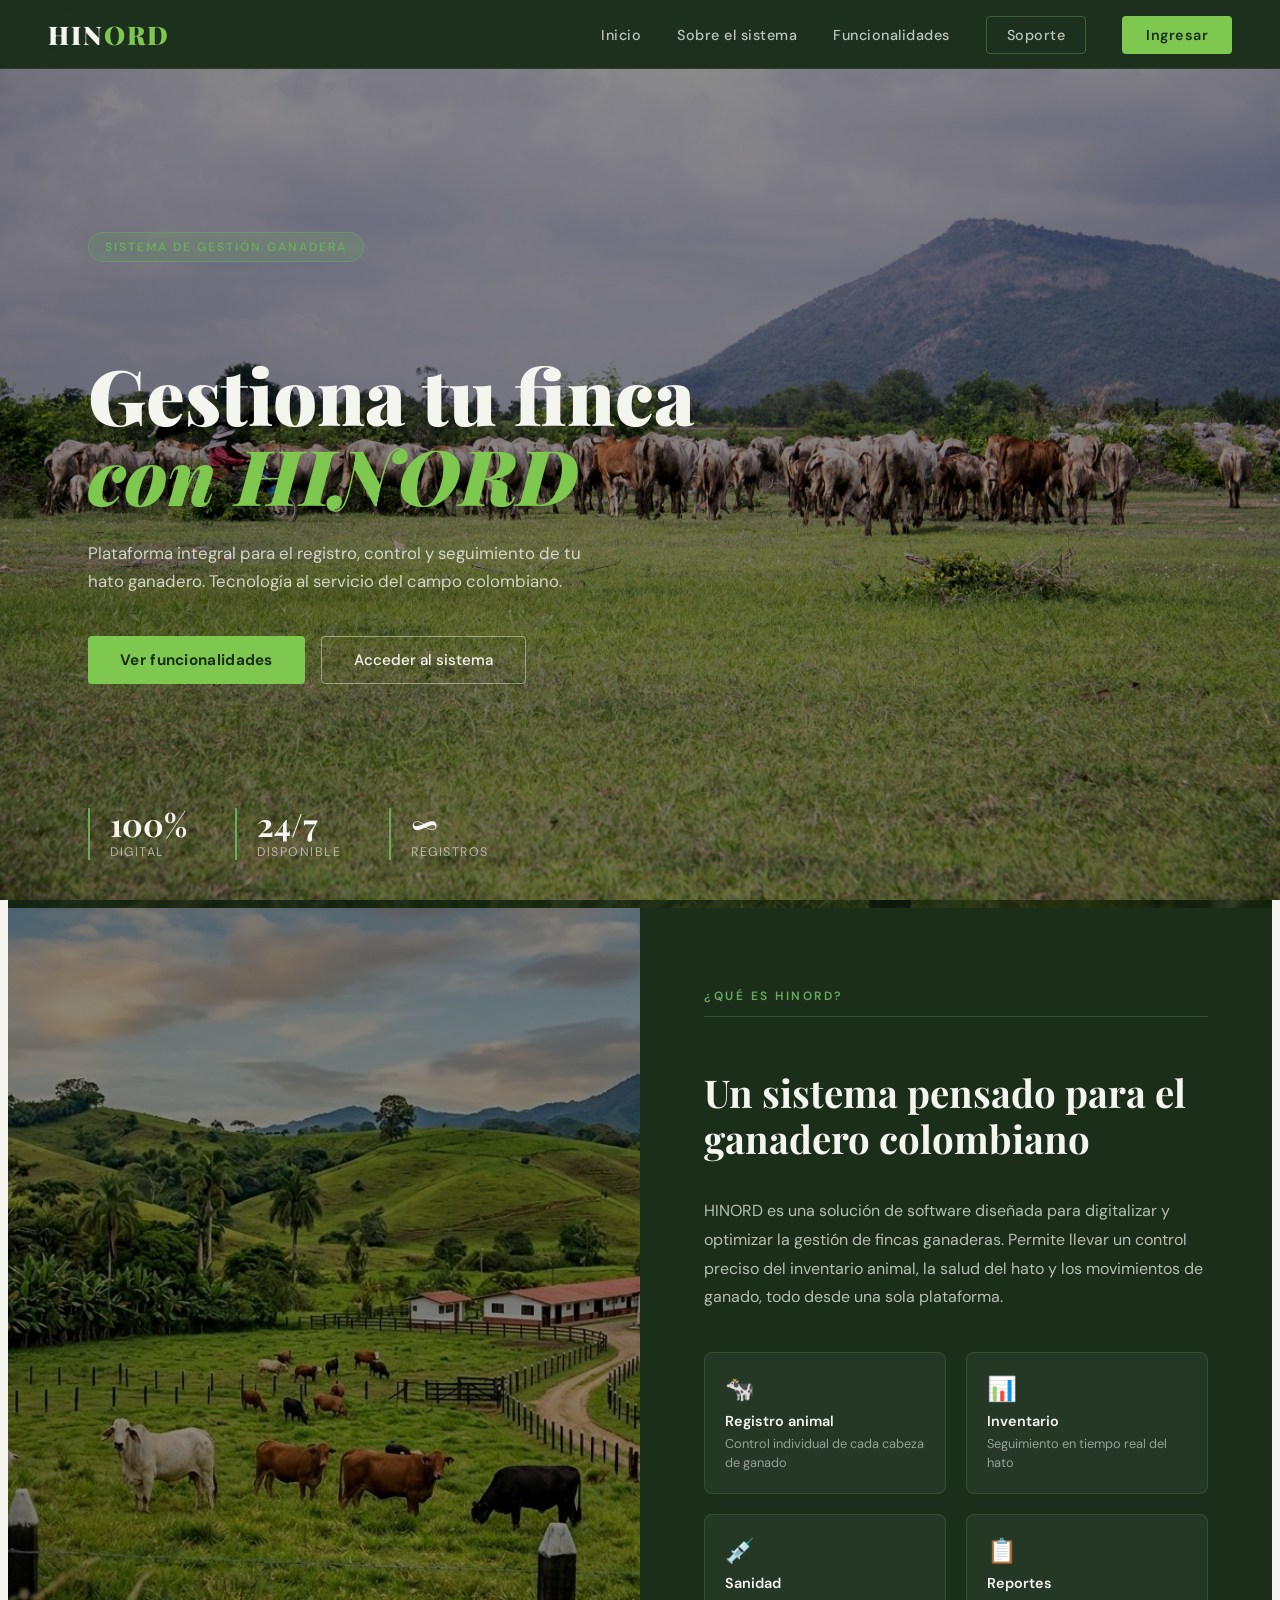
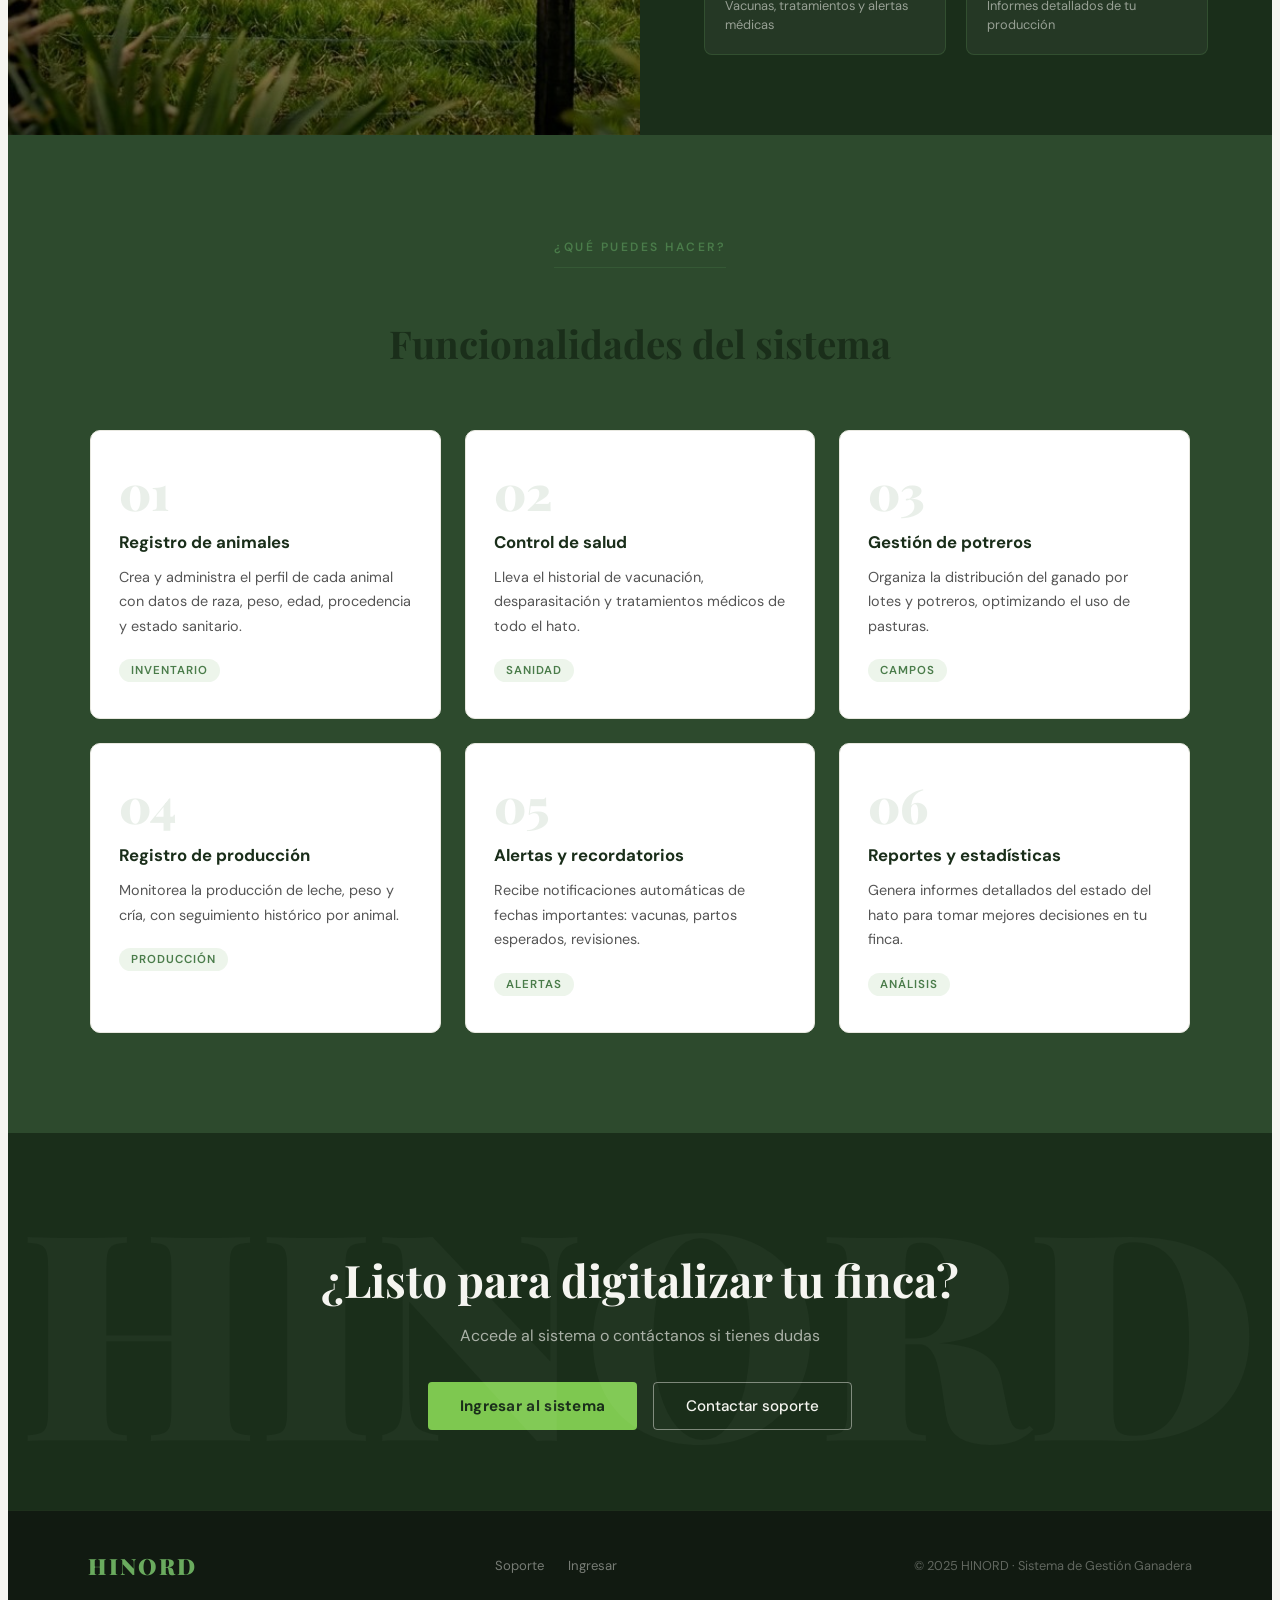
<file: index.html>
<!DOCTYPE html>
<html lang="es">
<head>
  <meta charset="UTF-8">
  <meta name="viewport" content="width=device-width, initial-scale=1.0">
  <title>HINORD - Sistema de Gestión Ganadera</title>
  <link href="https://fonts.googleapis.com/css2?family=Playfair+Display:ital,wght@0,700;0,900;1,700&family=DM+Sans:wght@300;400;500;600&display=swap" rel="stylesheet">
  <link rel="stylesheet" href="css/indexcss.css">
  
</head>
<body>

  <!-- NAVBAR -->
  <nav>
    <a class="nav-logo" href="#inicio">HIN<span>ORD</span></a>
    <ul class="nav-links">
      <li><a href="#inicio">Inicio</a></li>
      <li><a href="#sobre">Sobre el sistema</a></li>
      <li><a href="#funcionalidades">Funcionalidades</a></li>
      <li><a href="soporte.html" class="nav-soporte">Soporte</a></li>
      <li><a href="login.php" class="nav-btn">Ingresar</a></li>
    </ul>
  </nav>

  <!-- HERO -->
  <section id="inicio">
    <img class="hero-img" src="img/finca.png" alt="Finca ganadera HINORD">
    <div class="hero-overlay"></div>
    <div class="hero-content">
      <div class="hero-badge">Sistema de Gestión Ganadera</div>
      <h1 class="hero-title">
        Gestiona tu finca<br>
        <span class="accent">con HINORD</span>
      </h1>
      <p class="hero-subtitle">
        Plataforma integral para el registro, control y seguimiento de tu hato ganadero.
        Tecnología al servicio del campo colombiano.
      </p>
      <div class="hero-btns">
        <a href="#funcionalidades" class="btn-primary">Ver funcionalidades</a>
        <a href="login.php" class="btn-outline">Acceder al sistema</a>
      </div>
    </div>
    <div class="hero-stats">
      <div class="stat-item">
        <div class="stat-num">100%</div>
        <div class="stat-label">Digital</div>
      </div>
      <div class="stat-item">
        <div class="stat-num">24/7</div>
        <div class="stat-label">Disponible</div>
      </div>
      <div class="stat-item">
        <div class="stat-num">∞</div>
        <div class="stat-label">Registros</div>
      </div>
    </div>
  </section>

  <!-- SOBRE -->
  <section id="sobre">
    <div class="sobre-img-wrap">
      <img src="img/finca.png" alt="Finca HINORD">
    </div>
    <div class="sobre-texto reveal">
      <span class="section-tag">¿Qué es HINORD?</span>
      <h2 class="section-title">Un sistema pensado para el ganadero colombiano</h2>
      <p class="section-desc">
        HINORD es una solución de software diseñada para digitalizar y optimizar la gestión
        de fincas ganaderas. Permite llevar un control preciso del inventario animal,
        la salud del hato y los movimientos de ganado, todo desde una sola plataforma.
      </p>
      <div class="pilares">
        <div class="pilar">
          <div class="pilar-icon">🐄</div>
          <div class="pilar-name">Registro animal</div>
          <div class="pilar-desc">Control individual de cada cabeza de ganado</div>
        </div>
        <div class="pilar">
          <div class="pilar-icon">📊</div>
          <div class="pilar-name">Inventario</div>
          <div class="pilar-desc">Seguimiento en tiempo real del hato</div>
        </div>
        <div class="pilar">
          <div class="pilar-icon">💉</div>
          <div class="pilar-name">Sanidad</div>
          <div class="pilar-desc">Vacunas, tratamientos y alertas médicas</div>
        </div>
        <div class="pilar">
          <div class="pilar-icon">📋</div>
          <div class="pilar-name">Reportes</div>
          <div class="pilar-desc">Informes detallados de tu producción</div>
        </div>
      </div>
    </div>
  </section>

  <!-- FUNCIONALIDADES -->
  <section id="funcionalidades">
    <img class="hero-img" src="img/fondo.jpg" alt="Finca ganadera HINORD">
    <div class="func-header reveal">
      <span class="section-tag">¿Qué puedes hacer?</span>
      <h2 class="section-title">Funcionalidades del sistema</h2>
    </div>
    <div class="func-grid">
      <div class="func-card reveal">
        <div class="func-num">01</div>
        <div class="func-title">Registro de animales</div>
        <div class="func-desc">Crea y administra el perfil de cada animal con datos de raza, peso, edad, procedencia y estado sanitario.</div>
        <span class="func-tag">Inventario</span>
      </div>
      <div class="func-card reveal" style="transition-delay:0.1s">
        <div class="func-num">02</div>
        <div class="func-title">Control de salud</div>
        <div class="func-desc">Lleva el historial de vacunación, desparasitación y tratamientos médicos de todo el hato.</div>
        <span class="func-tag">Sanidad</span>
      </div>
      <div class="func-card reveal" style="transition-delay:0.2s">
        <div class="func-num">03</div>
        <div class="func-title">Gestión de potreros</div>
        <div class="func-desc">Organiza la distribución del ganado por lotes y potreros, optimizando el uso de pasturas.</div>
        <span class="func-tag">Campos</span>
      </div>
      <div class="func-card reveal" style="transition-delay:0.1s">
        <div class="func-num">04</div>
        <div class="func-title">Registro de producción</div>
        <div class="func-desc">Monitorea la producción de leche, peso y cría, con seguimiento histórico por animal.</div>
        <span class="func-tag">Producción</span>
      </div>
      <div class="func-card reveal" style="transition-delay:0.2s">
        <div class="func-num">05</div>
        <div class="func-title">Alertas y recordatorios</div>
        <div class="func-desc">Recibe notificaciones automáticas de fechas importantes: vacunas, partos esperados, revisiones.</div>
        <span class="func-tag">Alertas</span>
      </div>
      <div class="func-card reveal" style="transition-delay:0.3s">
        <div class="func-num">06</div>
        <div class="func-title">Reportes y estadísticas</div>
        <div class="func-desc">Genera informes detallados del estado del hato para tomar mejores decisiones en tu finca.</div>
        <span class="func-tag">Análisis</span>
      </div>
    </div>
  </section>

  <!-- CTA -->
  <div class="cta-banner reveal">
    <h2>¿Listo para digitalizar tu finca?</h2>
    <p>Accede al sistema o contáctanos si tienes dudas</p>
    <div class="cta-btns">
      <a href="login.php" class="btn-primary">Ingresar al sistema</a>
      <a href="soporte.html" class="btn-outline">Contactar soporte</a>
    </div>
  </div>

  <!-- FOOTER -->
  <footer>
    <div class="footer-brand">HINORD</div>
    <div class="footer-links">
      <a href="soporte.html">Soporte</a>
      <a href="login.php">Ingresar</a>
    </div>
    <div class="footer-copy">© 2025 HINORD · Sistema de Gestión Ganadera</div>
  </footer>

  <script>
    // Scroll reveal
    const reveals = document.querySelectorAll('.reveal');
    const observer = new IntersectionObserver((entries) => {
      entries.forEach(e => { if (e.isIntersecting) e.target.classList.add('visible'); });
    }, { threshold: 0.12 });
    reveals.forEach(el => observer.observe(el));
  </script>
</body>
</html>
</file>
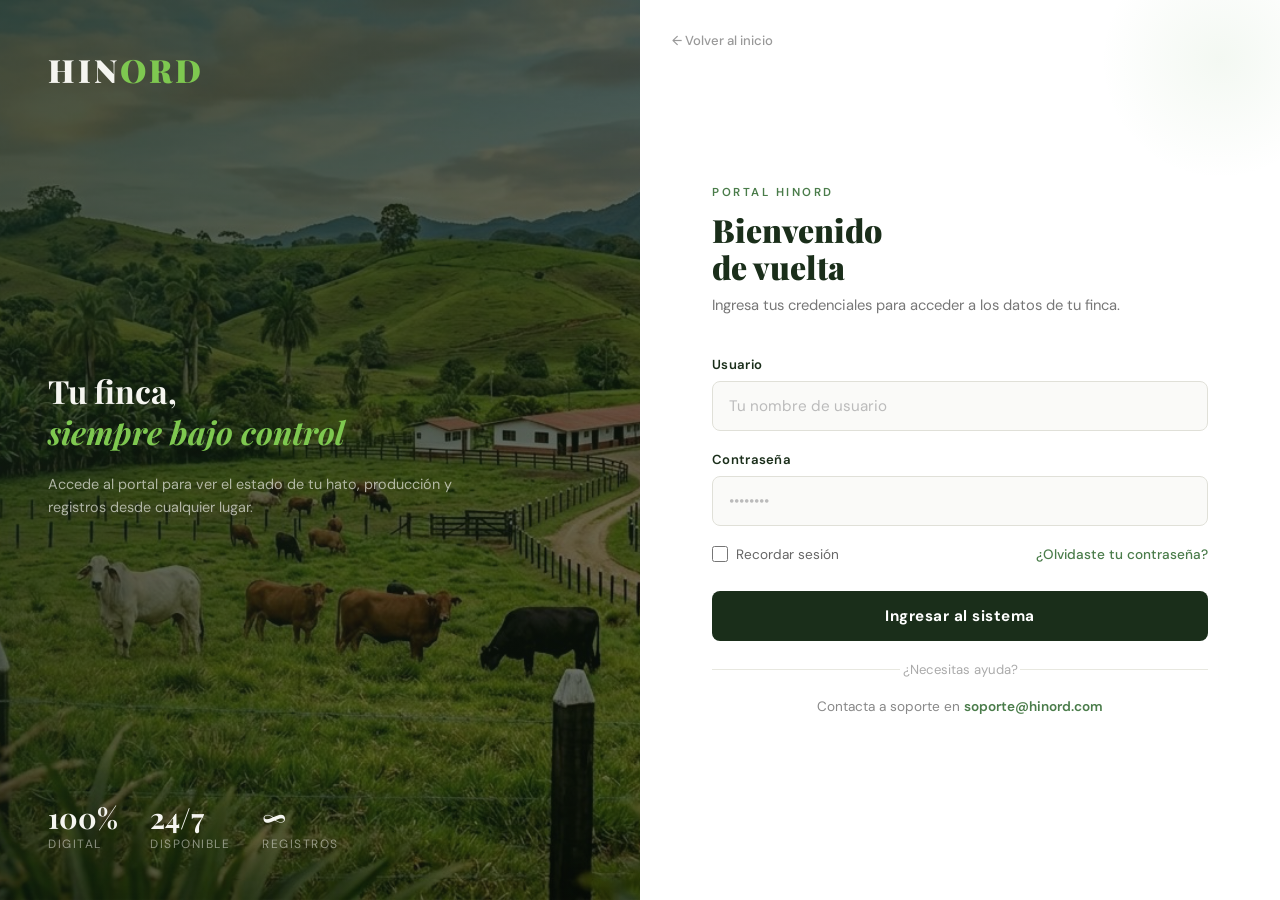
<file: login.html>
<!DOCTYPE html>
<html lang="es">
<head>
  <meta charset="UTF-8">
  <meta name="viewport" content="width=device-width, initial-scale=1.0">
  <title>Ingresar - HINORD</title>
  <link href="https://fonts.googleapis.com/css2?family=Playfair+Display:ital,wght@0,700;0,900;1,700&family=DM+Sans:wght@300;400;500;600&display=swap" rel="stylesheet">
  <link rel="stylesheet" href="css/logincss.css">
</head>
<body>

  <!-- LADO IZQUIERDO -->
  <div class="login-left">
    <img src="img/finca.png" alt="Finca HINORD">
    <div class="login-left-overlay">
      <a class="login-brand" href="index.html">HIN<span>ORD</span></a>
      <div class="login-quote">
        <blockquote>
          Tu finca,<br>
          <span>siempre bajo control</span>
        </blockquote>
        <p>Accede al portal para ver el estado de tu hato, producción y registros desde cualquier lugar.</p>
      </div>
      <div class="login-stats">
        <div class="ls-item">
          <div class="ls-num">100%</div>
          <div class="ls-label">Digital</div>
        </div>
        <div class="ls-item">
          <div class="ls-num">24/7</div>
          <div class="ls-label">Disponible</div>
        </div>
        <div class="ls-item">
          <div class="ls-num">∞</div>
          <div class="ls-label">Registros</div>
        </div>
      </div>
    </div>
  </div>

  <!-- LADO DERECHO -->
  <div class="login-right">
    <a href="index.html" class="back-link">← Volver al inicio</a>

    <div class="form-tag">Portal HINORD</div>
    <h1 class="form-title">Bienvenido<br>de vuelta</h1>
    <p class="form-subtitle">Ingresa tus credenciales para acceder a los datos de tu finca.</p>

    <div class="form-group" id="grupo-usuario">
      <label for="usuario">Usuario</label>
      <input type="text" id="usuario" placeholder="Tu nombre de usuario" autocomplete="username">
      <div class="form-error-msg">Por favor ingresa tu usuario</div>
    </div>

    <div class="form-group" id="grupo-password">
      <label for="password">Contraseña</label>
      <input type="password" id="password" placeholder="••••••••" autocomplete="current-password">
      <div class="form-error-msg">Por favor ingresa tu contraseña</div>
    </div>

    <div class="form-options">
      <label class="form-check">
        <input type="checkbox" id="recordar">
        Recordar sesión
      </label>
      <a href="soporte.html" class="form-forgot">¿Olvidaste tu contraseña?</a>
    </div>

    <button class="btn-login" id="btn-ingresar" onclick="handleLogin()">
      Ingresar al sistema
    </button>

    <div class="form-divider">¿Necesitas ayuda?</div>

    <div class="form-footer">
      Contacta a soporte en <a href="soporte.html">soporte@hinord.com</a>
    </div>
  </div>

  <script>
    function handleLogin() {
      const usuario = document.getElementById('usuario').value.trim();
      const password = document.getElementById('password').value.trim();
      const grupoU = document.getElementById('grupo-usuario');
      const grupoP = document.getElementById('grupo-password');
      const btn = document.getElementById('btn-ingresar');

      // Limpiar errores
      grupoU.classList.remove('error');
      grupoP.classList.remove('error');

      let valid = true;
      if (!usuario) { grupoU.classList.add('error'); valid = false; }
      if (!password) { grupoP.classList.add('error'); valid = false; }
      if (!valid) return;

      // Simular loading
      btn.classList.add('loading');
      btn.textContent = 'Ingresando';

      // Aquí conectas tu lógica de autenticación real
      setTimeout(() => {
        btn.classList.remove('loading');
        btn.textContent = 'Ingresar al sistema';
        // Por ahora muestra mensaje — reemplaza esto con tu lógica real
        alert('Aquí conectas con tu base de datos en la nube.');
      }, 1500);
    }

    // Enter para enviar
    document.addEventListener('keydown', e => {
      if (e.key === 'Enter') handleLogin();
    });
  </script>
</body>
</html>
</file>
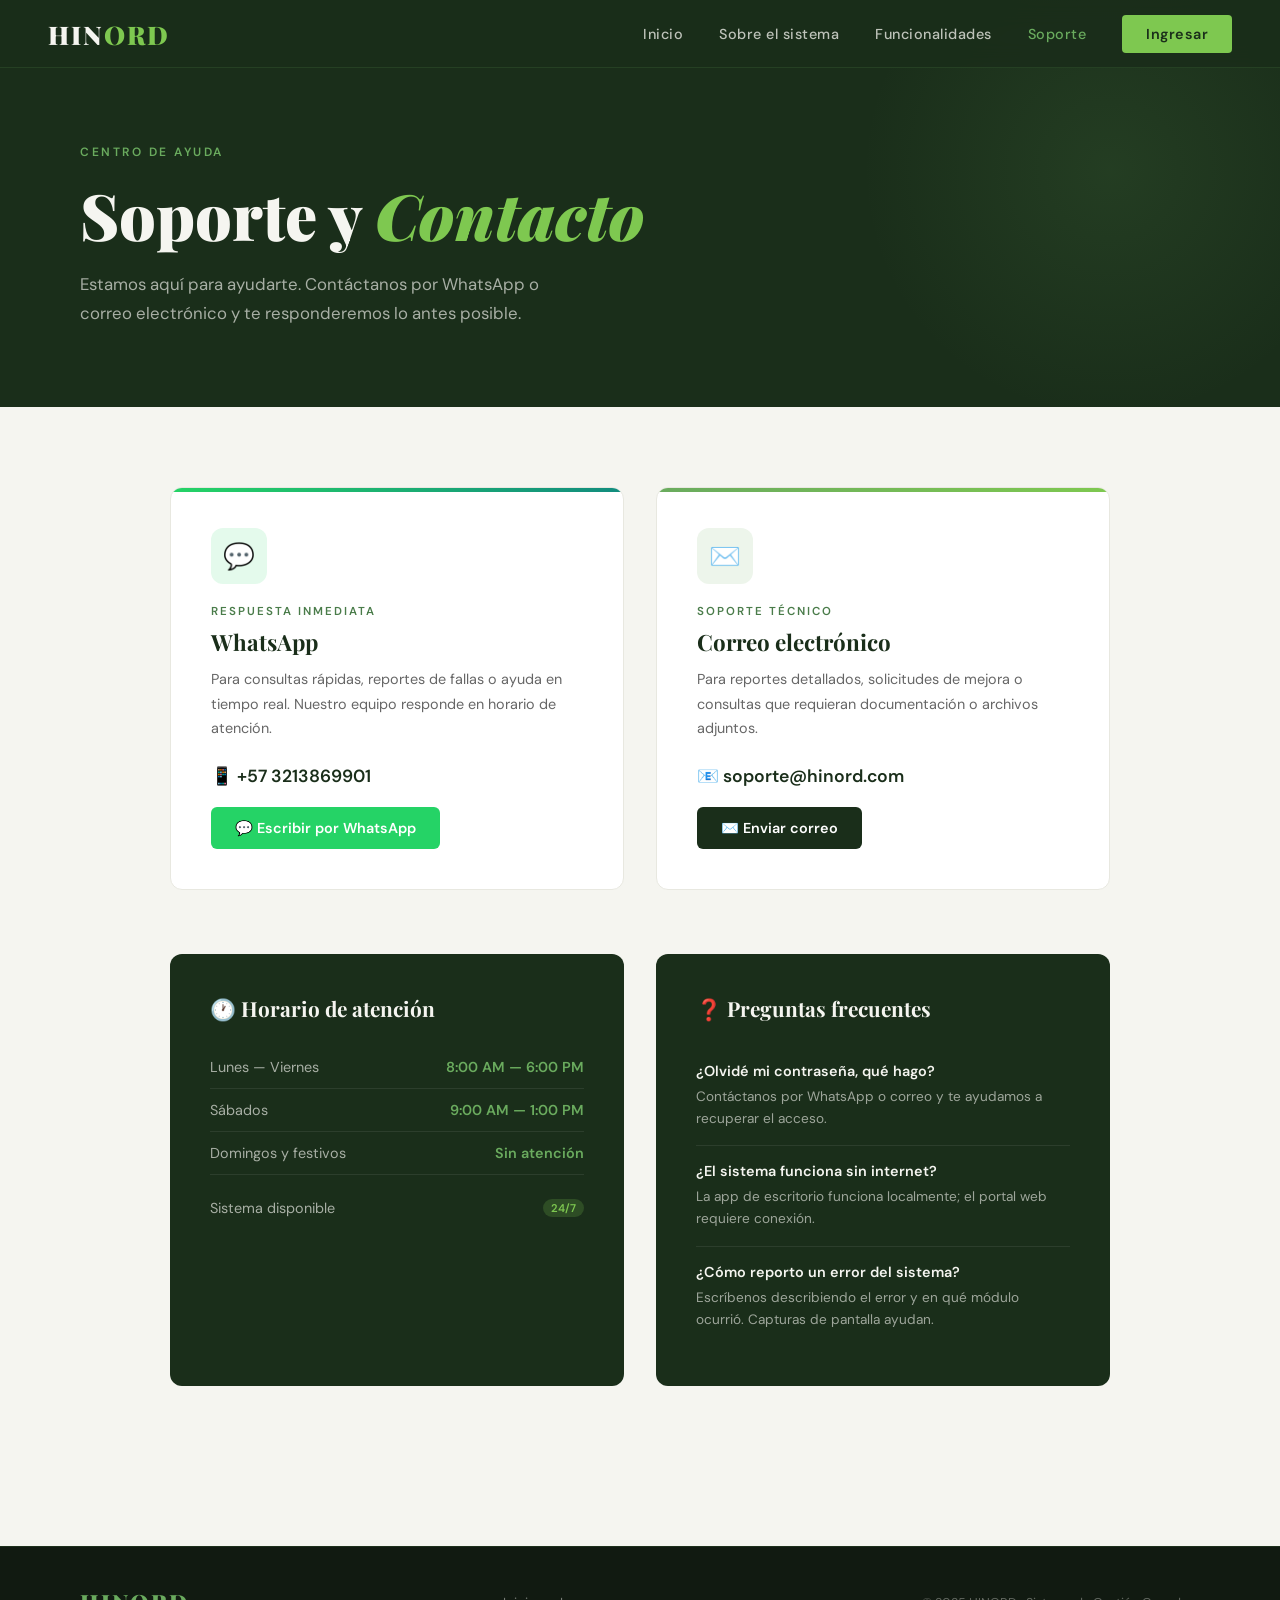
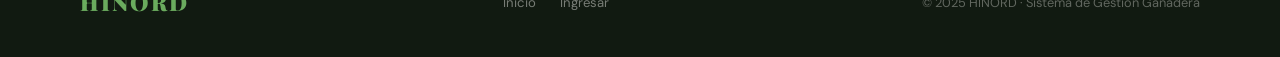
<file: soporte.html>
<!DOCTYPE html>
<html lang="es">
<head>
  <meta charset="UTF-8">
  <meta name="viewport" content="width=device-width, initial-scale=1.0">
  <title>Soporte y Contacto - HINORD</title>
  <link href="https://fonts.googleapis.com/css2?family=Playfair+Display:ital,wght@0,700;0,900;1,700&family=DM+Sans:wght@300;400;500;600&display=swap" rel="stylesheet">
  <link rel="stylesheet" href="css/soportecss.css">
</head>
<body>

  <nav>
    <a class="nav-logo" href="index.html">HIN<span>ORD</span></a>
    <ul class="nav-links">
      <li><a href="index.html">Inicio</a></li>
      <li><a href="index.html#sobre">Sobre el sistema</a></li>
      <li><a href="index.html#funcionalidades">Funcionalidades</a></li>
      <li><a href="soporte.html" class="nav-active">Soporte</a></li>
      <li><a href="login.php" class="nav-btn">Ingresar</a></li>
    </ul>
  </nav>

  <!-- HERO -->
  <div class="soporte-hero">
    <span class="section-tag">Centro de ayuda</span>
    <h1>Soporte y <span>Contacto</span></h1>
    <p>Estamos aquí para ayudarte. Contáctanos por WhatsApp o correo electrónico y te responderemos lo antes posible.</p>
  </div>

  <!-- MAIN -->
  <div class="soporte-main">

    <!-- Tarjetas de contacto -->
    <div class="soporte-grid">

      <!-- WhatsApp -->
      <div class="contacto-card whatsapp reveal">
        <div class="card-icon whatsapp-icon">💬</div>
        <div class="card-label">Respuesta inmediata</div>
        <div class="card-title">WhatsApp</div>
        <div class="card-desc">
          Para consultas rápidas, reportes de fallas o ayuda en tiempo real.
          Nuestro equipo responde en horario de atención.
        </div>
        <div class="card-value">
          📱 +57 3213869901
    
        </div>
        <a href="https://wa.me/573213869901?text=Hola,%20necesito%20ayuda%20con%20HINORD" 
           target="_blank" class="btn-contacto btn-whatsapp">
          💬 Escribir por WhatsApp
        </a>
      </div>

      <!-- Correo -->
      <div class="contacto-card correo reveal" style="transition-delay:0.15s">
        <div class="card-icon correo-icon">✉️</div>
        <div class="card-label">Soporte técnico</div>
        <div class="card-title">Correo electrónico</div>
        <div class="card-desc">
          Para reportes detallados, solicitudes de mejora o consultas que requieran
          documentación o archivos adjuntos.
        </div>
        <div class="card-value">
          📧 soporte@hinord.com
        </div>
        <a href="mailto:soporte@hinord.com?subject=Soporte%20HINORD" 
           class="btn-contacto btn-correo">
          ✉️ Enviar correo
        </a>
      </div>
    </div>

    <!-- Horario y FAQ -->
    <div class="info-row">

      <!-- Horario -->
      <div class="info-box reveal">
        <h3>🕐 Horario de atención</h3>
        <div class="horario-item">
          <span class="horario-dia">Lunes — Viernes</span>
          <span class="horario-hora">8:00 AM — 6:00 PM</span>
        </div>
        <div class="horario-item">
          <span class="horario-dia">Sábados</span>
          <span class="horario-hora">9:00 AM — 1:00 PM</span>
        </div>
        <div class="horario-item">
          <span class="horario-dia">Domingos y festivos</span>
          <span class="horario-hora">Sin atención</span>
        </div>
        <div class="horario-item" style="margin-top:12px">
          <span class="horario-dia">Sistema disponible</span>
          <span class="horario-badge">24/7</span>
        </div>
      </div>

      <!-- FAQ -->
      <div class="info-box reveal" style="transition-delay:0.15s">
        <h3>❓ Preguntas frecuentes</h3>
        <div class="faq-item">
          <div class="faq-q">¿Olvidé mi contraseña, qué hago?</div>
          <div class="faq-a">Contáctanos por WhatsApp o correo y te ayudamos a recuperar el acceso.</div>
        </div>
        <div class="faq-item">
          <div class="faq-q">¿El sistema funciona sin internet?</div>
          <div class="faq-a">La app de escritorio funciona localmente; el portal web requiere conexión.</div>
        </div>
        <div class="faq-item">
          <div class="faq-q">¿Cómo reporto un error del sistema?</div>
          <div class="faq-a">Escríbenos describiendo el error y en qué módulo ocurrió. Capturas de pantalla ayudan.</div>
        </div>
      </div>
    </div>

  </div>

  <footer>
    <div class="footer-brand">HINORD</div>
    <div class="footer-links">
      <a href="index.html">Inicio</a>
      <a href="login.php">Ingresar</a>
    </div>
    <div class="footer-copy">© 2025 HINORD · Sistema de Gestión Ganadera</div>
  </footer>

  <script>
    const reveals = document.querySelectorAll('.reveal');
    const observer = new IntersectionObserver((entries) => {
      entries.forEach(e => { if (e.isIntersecting) e.target.classList.add('visible'); });
    }, { threshold: 0.1 });
    reveals.forEach(el => observer.observe(el));
  </script>
</body>
</html>
</file>
<file: css/indexcss.css>
:root {
      --verde-oscuro: #1a2e1a;
      --verde-medio: #2d4a2d;
      --verde-accent: #4a7c4a;
      --verde-claro: #6aab5e;
      --verde-brillante: #7ec850;
      --blanco: #f5f5f0;
      --gris-claro: #e8e8e0;
      --texto: #1a1a1a;
      --dorado: #c9a84c;
    }

    html { scroll-behavior: smooth; }

    body {
      font-family: 'DM Sans', sans-serif;
      background: var(--blanco);
      color: var(--texto);
      overflow-x: hidden;
    }

    /* ===== NAVBAR ===== */
    nav {
      position: fixed;
      top: 0; left: 0; right: 0;
      z-index: 100;
      display: flex;
      align-items: center;
      justify-content: space-between;
      padding: 0 48px;
      height: 68px;
      background: rgba(26, 46, 26, 0.97);
      backdrop-filter: blur(12px);
      border-bottom: 1px solid rgba(106, 171, 94, 0.15);
    }

    .nav-logo {
      font-family: 'Playfair Display', serif;
      font-size: 1.6rem;
      font-weight: 900;
      color: var(--blanco);
      text-decoration: none;
      letter-spacing: 2px;
    }
    .nav-logo span { color: var(--verde-brillante); }

    .nav-links {
      display: flex;
      align-items: center;
      gap: 36px;
      list-style: none;
    }
    .nav-links a {
      color: rgba(245,245,240,0.75);
      text-decoration: none;
      font-size: 0.9rem;
      font-weight: 500;
      letter-spacing: 0.5px;
      transition: color 0.2s;
    }
    .nav-links a:hover { color: var(--blanco); }

    .nav-links .nav-btn {
      background: var(--verde-brillante);
      color: var(--verde-oscuro) !important;
      padding: 10px 24px;
      border-radius: 4px;
      font-weight: 600;
      letter-spacing: 0.5px;
      transition: background 0.2s, transform 0.2s;
    }
    .nav-links .nav-btn:hover { background: #8fd660; transform: translateY(-1px); }

    .nav-links .nav-soporte {
      color: rgba(245,245,240,0.75) !important;
      border: 1px solid rgba(106,171,94,0.4);
      padding: 9px 20px;
      border-radius: 4px;
      transition: border-color 0.2s, color 0.2s;
    }
    .nav-links .nav-soporte:hover {
      border-color: var(--verde-claro);
      color: var(--verde-claro) !important;
    }

    /* ===== HERO ===== */
    #inicio {
      position: relative;
      height: 100vh;
      min-height: 680px;
      display: flex;
      flex-direction: column;
      justify-content: center;
      overflow: hidden;
    }

    .hero-img {
      position: absolute;
      inset: 0;
      width: 100%; height: 100%;
      object-fit: cover;
      object-position: center;
      transform: scale(1.05);
      animation: zoomOut 12s ease-out forwards;
      background: linear-gradient(135deg, rgba(26,46,26,0.6) 0%, rgba(26,46,26,0.2) 100%);
      filter: brightness(0.55);

    }
    @keyframes zoomOut {
      from { transform: scale(1.05); }
      to   { transform: scale(1.0); }
    }

    .hero-overlay {
      position: absolute;
      inset: 0;
      background: linear-gradient(
        135deg,
        rgba(26,46,26,0.88) 0%,
        rgba(26,46,26,0.65) 50%,
        rgba(26,46,26,0.45) 100%
      );
    }

    .hero-content {
      position: relative;
      z-index: 2;
      padding: 0 80px;
      max-width: 720px;
      animation: fadeUp 1s ease 0.3s both;
    }
    @keyframes fadeUp {
      from { opacity: 0; transform: translateY(30px); }
      to   { opacity: 1; transform: translateY(0); }
    }

    .hero-badge {
      display: inline-block;
      background: rgba(106,171,94,0.2);
      border: 1px solid rgba(106,171,94,0.5);
      color: var(--verde-claro);
      font-size: 0.75rem;
      font-weight: 600;
      letter-spacing: 2px;
      text-transform: uppercase;
      padding: 6px 16px;
      border-radius: 20px;
      margin-bottom: 28px;
    }

    .hero-title {
      font-family: 'Playfair Display', serif;
      font-size: clamp(3rem, 6vw, 5rem);
      font-weight: 900;
      color: var(--blanco);
      line-height: 1.05;
      margin-bottom: 24px;
    }
    .hero-title .accent {
      color: var(--verde-brillante);
      font-style: italic;
    }

    .hero-subtitle {
      color: rgba(245,245,240,0.78);
      font-size: 1.05rem;
      line-height: 1.7;
      max-width: 520px;
      margin-bottom: 40px;
    }

    .hero-btns {
      display: flex;
      gap: 16px;
      flex-wrap: wrap;
    }

    .btn-primary {
      background: var(--verde-brillante);
      color: var(--verde-oscuro);
      padding: 14px 32px;
      border-radius: 4px;
      font-weight: 700;
      font-size: 0.95rem;
      text-decoration: none;
      letter-spacing: 0.3px;
      transition: background 0.2s, transform 0.2s, box-shadow 0.2s;
    }
    .btn-primary:hover {
      background: #8fd660;
      transform: translateY(-2px);
      box-shadow: 0 8px 24px rgba(126,200,80,0.35);
    }

    .btn-outline {
      background: transparent;
      color: var(--blanco);
      padding: 13px 32px;
      border-radius: 4px;
      border: 1.5px solid rgba(245,245,240,0.45);
      font-weight: 500;
      font-size: 0.95rem;
      text-decoration: none;
      transition: border-color 0.2s, background 0.2s;
    }
    .btn-outline:hover {
      border-color: var(--blanco);
      background: rgba(245,245,240,0.08);
    }

    .hero-stats {
      position: absolute;
      bottom: 48px;
      left: 80px;
      right: 80px;
      z-index: 2;
      display: flex;
      gap: 48px;
      animation: fadeUp 1s ease 0.7s both;
    }

    .stat-item { border-left: 2px solid var(--verde-claro); padding-left: 20px; }
    .stat-num {
      font-family: 'Playfair Display', serif;
      font-size: 2rem;
      font-weight: 700;
      color: var(--blanco);
      line-height: 1;
    }
    .stat-label {
      font-size: 0.78rem;
      color: rgba(245,245,240,0.6);
      letter-spacing: 1.5px;
      text-transform: uppercase;
      margin-top: 4px;
    }

    /* ===== SOBRE ===== */
    #sobre {
      display: grid;
      grid-template-columns: 1fr 1fr;
      min-height: 600px;
    }

    .sobre-img-wrap {
      overflow: hidden;
      position: relative;
      background: linear-gradient(135deg, rgba(26,46,26,0.6) 0%, rgba(26,46,26,0.2) 100%);
    }
    .sobre-img-wrap img {
      width: 100%; height: 100%;
      object-fit: cover;
      filter: brightness(0.55);
      transition: transform 0.6s ease;
    }
    .sobre-img-wrap:hover img { transform: scale(1.04); }

    .sobre-texto {
      background: var(--verde-oscuro);
      padding: 80px 64px;
      display: flex;
      flex-direction: column;
      justify-content: center;
    }

    .section-tag {
      display: inline-block;
      color: var(--verde-claro);
      font-size: 0.75rem;
      font-weight: 600;
      letter-spacing: 2.5px;
      text-transform: uppercase;
      margin-bottom: 20px;
      padding-bottom: 12px;
      border-bottom: 1px solid rgba(106,171,94,0.3);
    }

    .section-title {
      font-family: 'Playfair Display', serif;
      font-size: clamp(1.8rem, 3vw, 2.5rem);
      font-weight: 700;
      color: var(--blanco);
      line-height: 1.2;
      margin-bottom: 20px;
    }

    .section-desc {
      color: rgba(245,245,240,0.72);
      font-size: 1rem;
      line-height: 1.8;
      margin-bottom: 40px;
    }

    .pilares {
      display: grid;
      grid-template-columns: 1fr 1fr;
      gap: 20px;
    }

    .pilar {
      background: rgba(255,255,255,0.05);
      border: 1px solid rgba(106,171,94,0.2);
      border-radius: 8px;
      padding: 20px;
      transition: border-color 0.2s, background 0.2s;
    }
    .pilar:hover {
      border-color: rgba(106,171,94,0.5);
      background: rgba(106,171,94,0.08);
    }
    .pilar-icon { font-size: 1.5rem; margin-bottom: 8px; }
    .pilar-name {
      font-weight: 600;
      color: var(--blanco);
      font-size: 0.9rem;
      margin-bottom: 4px;
    }
    .pilar-desc {
      font-size: 0.8rem;
      color: rgba(245,245,240,0.55);
      line-height: 1.5;
    }

    /* ===== FUNCIONALIDADES ===== */
    #funcionalidades {
      background: var(--verde-medio);
      padding: 100px 80px;
    }

    .func-header {
      text-align: center;
      margin-bottom: 64px;
    }
    .func-header .section-tag { color: var(--verde-accent); border-bottom-color: rgba(74,124,74,0.3); }
    .func-header .section-title { color: var(--verde-oscuro); }

    .func-grid {
      display: grid;
      grid-template-columns: repeat(3, 1fr);
      gap: 24px;
      max-width: 1100px;
      margin: 0 auto;
    }

    .func-card {
      background: white;
      border: 1px solid var(--gris-claro);
      border-radius: 10px;
      padding: 36px 28px;
      position: relative;
      overflow: hidden;
      transition: transform 0.25s, box-shadow 0.25s, border-color 0.25s;
    }
    .func-card::before {
      content: '';
      position: absolute;
      top: 0; left: 0; right: 0;
      height: 3px;
      background: linear-gradient(90deg, var(--verde-claro), var(--verde-brillante));
      transform: scaleX(0);
      transform-origin: left;
      transition: transform 0.3s ease;
    }
    .func-card:hover {
      transform: translateY(-4px);
      box-shadow: 0 16px 40px rgba(26,46,26,0.12);
      border-color: rgba(106,171,94,0.3);
    }
    .func-card:hover::before { transform: scaleX(1); }

    .func-num {
      font-family: 'Playfair Display', serif;
      font-size: 3rem;
      font-weight: 900;
      color: rgba(74,124,74,0.12);
      line-height: 1;
      margin-bottom: 16px;
    }
    .func-title {
      font-weight: 700;
      font-size: 1.05rem;
      color: var(--verde-oscuro);
      margin-bottom: 12px;
    }
    .func-desc {
      font-size: 0.9rem;
      color: #555;
      line-height: 1.7;
      margin-bottom: 20px;
    }
    .func-tag {
      display: inline-block;
      background: rgba(106,171,94,0.12);
      color: var(--verde-accent);
      font-size: 0.72rem;
      font-weight: 600;
      letter-spacing: 1px;
      text-transform: uppercase;
      padding: 4px 12px;
      border-radius: 20px;
    }

    /* ===== CTA BANNER ===== */
    .cta-banner {
      background: var(--verde-oscuro);
      padding: 80px;
      text-align: center;
      position: relative;
      overflow: hidden;
    }
    .cta-banner::before {
      content: 'HINORD';
      position: absolute;
      font-family: 'Playfair Display', serif;
      font-size: 18rem;
      font-weight: 900;
      color: rgba(255,255,255,0.03);
      top: 50%;
      left: 50%;
      transform: translate(-50%, -50%);
      pointer-events: none;
      white-space: nowrap;
    }
    .cta-banner h2 {
      font-family: 'Playfair Display', serif;
      font-size: clamp(1.8rem, 3.5vw, 2.8rem);
      color: var(--blanco);
      margin-bottom: 16px;
    }
    .cta-banner p {
      color: rgba(245,245,240,0.65);
      font-size: 1rem;
      margin-bottom: 36px;
    }
    .cta-btns { display: flex; gap: 16px; justify-content: center; flex-wrap: wrap; }

    /* ===== FOOTER ===== */
    footer {
      background: #111a11;
      padding: 40px 80px;
      display: flex;
      align-items: center;
      justify-content: space-between;
      border-top: 1px solid rgba(106,171,94,0.15);
    }
    .footer-brand {
      font-family: 'Playfair Display', serif;
      font-size: 1.4rem;
      font-weight: 900;
      color: var(--verde-claro);
      letter-spacing: 2px;
    }
    .footer-copy {
      font-size: 0.8rem;
      color: rgba(245,245,240,0.35);
    }
    .footer-links { display: flex; gap: 24px; }
    .footer-links a {
      font-size: 0.82rem;
      color: rgba(245,245,240,0.45);
      text-decoration: none;
      transition: color 0.2s;
    }
    .footer-links a:hover { color: var(--verde-claro); }

    /* ===== SCROLL ANIMATIONS ===== */
    .reveal {
      opacity: 0;
      transform: translateY(28px);
      transition: opacity 0.7s ease, transform 0.7s ease;
    }
    .reveal.visible {
      opacity: 1;
      transform: translateY(0);
    }
</file>
<file: css/logincss.css>
*, *::before, *::after { box-sizing: border-box; margin: 0; padding: 0; }

    :root {
      --verde-oscuro: #1a2e1a;
      --verde-medio: #2d4a2d;
      --verde-accent: #4a7c4a;
      --verde-claro: #6aab5e;
      --verde-brillante: #7ec850;
      --blanco: #f5f5f0;
    }

    body {
      font-family: 'DM Sans', sans-serif;
      background: var(--verde-oscuro);
      color: var(--blanco);
      min-height: 100vh;
      display: grid;
      grid-template-columns: 1fr 1fr;
      overflow: hidden;
    }

    /* ===== LADO IZQUIERDO - Imagen ===== */
    .login-left {
      position: relative;
      overflow: hidden;
    }
    .login-left img {
      width: 100%; height: 100%;
      object-fit: cover;
      filter: brightness(0.55);
    }
    .login-left-overlay {
      position: absolute;
      inset: 0;
      background: linear-gradient(135deg, rgba(26,46,26,0.6) 0%, rgba(26,46,26,0.2) 100%);
      display: flex;
      flex-direction: column;
      justify-content: space-between;
      padding: 48px;
    }
    .login-brand {
      font-family: 'Playfair Display', serif;
      font-size: 2rem;
      font-weight: 900;
      color: var(--blanco);
      letter-spacing: 3px;
      text-decoration: none;
    }
    .login-brand span { color: var(--verde-brillante); }

    .login-quote {
      max-width: 420px;
    }
    .login-quote blockquote {
      font-family: 'Playfair Display', serif;
      font-size: clamp(1.6rem, 2.5vw, 2.2rem);
      font-weight: 700;
      color: var(--blanco);
      line-height: 1.3;
      margin-bottom: 20px;
    }
    .login-quote blockquote span { color: var(--verde-brillante); font-style: italic; }
    .login-quote p {
      font-size: 0.9rem;
      color: rgba(245,245,240,0.65);
      line-height: 1.6;
    }

    .login-stats {
      display: flex;
      gap: 32px;
    }
    .ls-num {
      font-family: 'Playfair Display', serif;
      font-size: 1.8rem;
      font-weight: 700;
      color: var(--blanco);
    }
    .ls-label {
      font-size: 0.75rem;
      color: rgba(245,245,240,0.5);
      letter-spacing: 1.5px;
      text-transform: uppercase;
    }

    /* ===== LADO DERECHO - Formulario ===== */
    .login-right {
      background: white;
      display: flex;
      flex-direction: column;
      justify-content: center;
      padding: 64px 72px;
      position: relative;
    }

    .login-right::before {
      content: '';
      position: absolute;
      top: -60px; right: -60px;
      width: 240px; height: 240px;
      border-radius: 50%;
      background: radial-gradient(circle, rgba(106,171,94,0.08) 0%, transparent 70%);
      pointer-events: none;
    }

    .form-tag {
      font-size: 0.72rem;
      font-weight: 600;
      letter-spacing: 2.5px;
      text-transform: uppercase;
      color: var(--verde-accent);
      margin-bottom: 12px;
    }
    .form-title {
      font-family: 'Playfair Display', serif;
      font-size: clamp(1.8rem, 2.5vw, 2.4rem);
      font-weight: 900;
      color: var(--verde-oscuro);
      line-height: 1.15;
      margin-bottom: 8px;
    }
    .form-subtitle {
      font-size: 0.92rem;
      color: #777;
      margin-bottom: 40px;
      line-height: 1.5;
    }

    .form-group {
      margin-bottom: 20px;
    }
    .form-group label {
      display: block;
      font-size: 0.82rem;
      font-weight: 600;
      color: var(--verde-oscuro);
      margin-bottom: 8px;
      letter-spacing: 0.3px;
    }
    .form-group input {
      width: 100%;
      padding: 14px 16px;
      border: 1.5px solid #e0e0d8;
      border-radius: 8px;
      font-family: 'DM Sans', sans-serif;
      font-size: 0.95rem;
      color: var(--verde-oscuro);
      background: #fafaf8;
      transition: border-color 0.2s, box-shadow 0.2s;
      outline: none;
    }
    .form-group input:focus {
      border-color: var(--verde-claro);
      box-shadow: 0 0 0 3px rgba(106,171,94,0.12);
      background: white;
    }
    .form-group input::placeholder { color: #bbb; }

    .form-options {
      display: flex;
      align-items: center;
      justify-content: space-between;
      margin-bottom: 28px;
    }
    .form-check {
      display: flex;
      align-items: center;
      gap: 8px;
      font-size: 0.85rem;
      color: #666;
      cursor: pointer;
    }
    .form-check input[type="checkbox"] {
      width: 16px; height: 16px;
      accent-color: var(--verde-claro);
      cursor: pointer;
    }
    .form-forgot {
      font-size: 0.85rem;
      color: var(--verde-accent);
      text-decoration: none;
      font-weight: 500;
      transition: color 0.2s;
    }
    .form-forgot:hover { color: var(--verde-oscuro); }

    .btn-login {
      width: 100%;
      padding: 15px;
      background: var(--verde-oscuro);
      color: white;
      border: none;
      border-radius: 8px;
      font-family: 'DM Sans', sans-serif;
      font-size: 0.95rem;
      font-weight: 700;
      letter-spacing: 0.5px;
      cursor: pointer;
      transition: background 0.2s, transform 0.2s, box-shadow 0.2s;
      margin-bottom: 20px;
    }
    .btn-login:hover {
      background: var(--verde-medio);
      transform: translateY(-1px);
      box-shadow: 0 8px 24px rgba(26,46,26,0.25);
    }
    .btn-login:active { transform: translateY(0); }

    .form-divider {
      text-align: center;
      font-size: 0.82rem;
      color: #aaa;
      margin-bottom: 20px;
      position: relative;
    }
    .form-divider::before, .form-divider::after {
      content: '';
      position: absolute;
      top: 50%;
      width: 38%;
      height: 1px;
      background: #e8e8e0;
    }
    .form-divider::before { left: 0; }
    .form-divider::after { right: 0; }

    .form-footer {
      text-align: center;
      font-size: 0.85rem;
      color: #888;
    }
    .form-footer a {
      color: var(--verde-accent);
      text-decoration: none;
      font-weight: 600;
      transition: color 0.2s;
    }
    .form-footer a:hover { color: var(--verde-oscuro); }

    .back-link {
      position: absolute;
      top: 32px; left: 32px;
      display: flex;
      align-items: center;
      gap: 6px;
      font-size: 0.82rem;
      color: #999;
      text-decoration: none;
      font-weight: 500;
      transition: color 0.2s;
    }
    .back-link:hover { color: var(--verde-oscuro); }

    /* Error state */
    .form-group.error input {
      border-color: #e53935;
      box-shadow: 0 0 0 3px rgba(229,57,53,0.1);
    }
    .form-error-msg {
      font-size: 0.78rem;
      color: #e53935;
      margin-top: 6px;
      display: none;
    }
    .form-group.error .form-error-msg { display: block; }

    /* Loading state */
    .btn-login.loading {
      opacity: 0.7;
      pointer-events: none;
    }
    .btn-login.loading::after {
      content: ' ⟳';
      animation: spin 1s linear infinite;
      display: inline-block;
    }
    @keyframes spin { to { transform: rotate(360deg); } }

    /* Animación entrada */
    .login-right > * {
      animation: slideIn 0.6s ease both;
    }
    @keyframes slideIn {
      from { opacity: 0; transform: translateX(20px); }
      to   { opacity: 1; transform: translateX(0); }
    }
    .login-right > *:nth-child(2) { animation-delay: 0.05s; }
    .login-right > *:nth-child(3) { animation-delay: 0.1s; }
    .login-right > *:nth-child(4) { animation-delay: 0.15s; }
    .login-right > *:nth-child(5) { animation-delay: 0.2s; }
</file>
<file: css/soportecss.css>
*, *::before, *::after { box-sizing: border-box; margin: 0; padding: 0; }

    :root {
      --verde-oscuro: #1a2e1a;
      --verde-medio: #2d4a2d;
      --verde-accent: #4a7c4a;
      --verde-claro: #6aab5e;
      --verde-brillante: #7ec850;
      --blanco: #f5f5f0;
      --gris-claro: #e8e8e0;
    }

    html { scroll-behavior: smooth; }
    body {
      font-family: 'DM Sans', sans-serif;
      background: var(--blanco);
      color: #1a1a1a;
      overflow-x: hidden;
    }

    /* ===== NAVBAR ===== */
    nav {
      position: fixed;
      top: 0; left: 0; right: 0;
      z-index: 100;
      display: flex;
      align-items: center;
      justify-content: space-between;
      padding: 0 48px;
      height: 68px;
      background: rgba(26, 46, 26, 0.97);
      backdrop-filter: blur(12px);
      border-bottom: 1px solid rgba(106, 171, 94, 0.15);
    }
    .nav-logo {
      font-family: 'Playfair Display', serif;
      font-size: 1.6rem;
      font-weight: 900;
      color: var(--blanco);
      text-decoration: none;
      letter-spacing: 2px;
    }
    .nav-logo span { color: var(--verde-brillante); }
    .nav-links { display: flex; align-items: center; gap: 36px; list-style: none; }
    .nav-links a {
      color: rgba(245,245,240,0.75);
      text-decoration: none;
      font-size: 0.9rem;
      font-weight: 500;
      letter-spacing: 0.5px;
      transition: color 0.2s;
    }
    .nav-links a:hover { color: var(--blanco); }
    .nav-links .nav-btn {
      background: var(--verde-brillante);
      color: var(--verde-oscuro) !important;
      padding: 10px 24px;
      border-radius: 4px;
      font-weight: 600;
      transition: background 0.2s;
    }
    .nav-links .nav-btn:hover { background: #8fd660; }
    .nav-links .nav-active { color: var(--verde-claro) !important; }

    /* ===== HERO SOPORTE ===== */
    .soporte-hero {
      background: var(--verde-oscuro);
      padding: 140px 80px 80px;
      position: relative;
      overflow: hidden;
    }
    .soporte-hero::before {
      content: '';
      position: absolute;
      top: -80px; right: -80px;
      width: 500px; height: 500px;
      border-radius: 50%;
      background: radial-gradient(circle, rgba(106,171,94,0.12) 0%, transparent 70%);
      pointer-events: none;
    }
    .soporte-hero .section-tag {
      display: inline-block;
      color: var(--verde-claro);
      font-size: 0.75rem;
      font-weight: 600;
      letter-spacing: 2.5px;
      text-transform: uppercase;
      margin-bottom: 20px;
    }
    .soporte-hero h1 {
      font-family: 'Playfair Display', serif;
      font-size: clamp(2.5rem, 5vw, 4rem);
      font-weight: 900;
      color: var(--blanco);
      line-height: 1.1;
      margin-bottom: 20px;
      max-width: 600px;
    }
    .soporte-hero h1 span { color: var(--verde-brillante); font-style: italic; }
    .soporte-hero p {
      color: rgba(245,245,240,0.65);
      font-size: 1.05rem;
      line-height: 1.7;
      max-width: 500px;
    }

    /* ===== CONTENIDO PRINCIPAL ===== */
    .soporte-main {
      padding: 80px;
      max-width: 1100px;
      margin: 0 auto;
    }

    .soporte-grid {
      display: grid;
      grid-template-columns: 1fr 1fr;
      gap: 32px;
      margin-bottom: 64px;
    }

    /* Tarjetas de contacto */
    .contacto-card {
      background: white;
      border: 1px solid var(--gris-claro);
      border-radius: 12px;
      padding: 40px;
      position: relative;
      overflow: hidden;
      transition: transform 0.25s, box-shadow 0.25s;
    }
    .contacto-card:hover {
      transform: translateY(-4px);
      box-shadow: 0 16px 40px rgba(26,46,26,0.1);
    }
    .contacto-card::before {
      content: '';
      position: absolute;
      top: 0; left: 0; right: 0;
      height: 4px;
    }
    .contacto-card.whatsapp::before { background: linear-gradient(90deg, #25D366, #128C7E); }
    .contacto-card.correo::before { background: linear-gradient(90deg, var(--verde-claro), var(--verde-brillante)); }

    .card-icon {
      width: 56px; height: 56px;
      border-radius: 12px;
      display: flex; align-items: center; justify-content: center;
      font-size: 1.6rem;
      margin-bottom: 20px;
    }
    .card-icon.whatsapp-icon { background: rgba(37,211,102,0.12); }
    .card-icon.correo-icon { background: rgba(106,171,94,0.12); }

    .card-label {
      font-size: 0.72rem;
      font-weight: 600;
      letter-spacing: 2px;
      text-transform: uppercase;
      color: var(--verde-accent);
      margin-bottom: 8px;
    }
    .card-title {
      font-family: 'Playfair Display', serif;
      font-size: 1.4rem;
      font-weight: 700;
      color: var(--verde-oscuro);
      margin-bottom: 10px;
    }
    .card-desc {
      font-size: 0.9rem;
      color: #666;
      line-height: 1.7;
      margin-bottom: 24px;
    }
    .card-value {
      font-size: 1.1rem;
      font-weight: 600;
      color: var(--verde-oscuro);
      margin-bottom: 20px;
      display: flex;
      align-items: center;
      gap: 8px;
    }

    .btn-contacto {
      display: inline-flex;
      align-items: center;
      gap: 8px;
      padding: 12px 24px;
      border-radius: 6px;
      font-weight: 600;
      font-size: 0.9rem;
      text-decoration: none;
      transition: transform 0.2s, box-shadow 0.2s;
    }
    .btn-contacto:hover { transform: translateY(-2px); box-shadow: 0 6px 20px rgba(0,0,0,0.15); }
    .btn-whatsapp { background: #25D366; color: white; }
    .btn-correo { background: var(--verde-oscuro); color: white; }

    /* ===== HORARIO Y FAQ ===== */
    .info-row {
      display: grid;
      grid-template-columns: 1fr 1fr;
      gap: 32px;
    }

    .info-box {
      background: var(--verde-oscuro);
      border-radius: 12px;
      padding: 40px;
      color: var(--blanco);
    }
    .info-box h3 {
      font-family: 'Playfair Display', serif;
      font-size: 1.3rem;
      margin-bottom: 24px;
      color: var(--blanco);
    }

    .horario-item {
      display: flex;
      justify-content: space-between;
      align-items: center;
      padding: 12px 0;
      border-bottom: 1px solid rgba(255,255,255,0.08);
      font-size: 0.9rem;
    }
    .horario-item:last-child { border-bottom: none; }
    .horario-dia { color: rgba(245,245,240,0.65); }
    .horario-hora { color: var(--verde-claro); font-weight: 600; }
    .horario-badge {
      background: rgba(126,200,80,0.2);
      color: var(--verde-brillante);
      font-size: 0.7rem;
      padding: 2px 8px;
      border-radius: 10px;
      font-weight: 600;
    }

    .faq-item {
      padding: 16px 0;
      border-bottom: 1px solid rgba(255,255,255,0.08);
    }
    .faq-item:last-child { border-bottom: none; }
    .faq-q {
      font-weight: 600;
      color: var(--blanco);
      font-size: 0.9rem;
      margin-bottom: 6px;
    }
    .faq-a {
      font-size: 0.85rem;
      color: rgba(245,245,240,0.6);
      line-height: 1.6;
    }

    /* ===== FOOTER ===== */
    footer {
      background: #111a11;
      padding: 40px 80px;
      display: flex;
      align-items: center;
      justify-content: space-between;
      border-top: 1px solid rgba(106,171,94,0.15);
      margin-top: 80px;
    }
    .footer-brand {
      font-family: 'Playfair Display', serif;
      font-size: 1.4rem;
      font-weight: 900;
      color: var(--verde-claro);
      letter-spacing: 2px;
    }
    .footer-copy { font-size: 0.8rem; color: rgba(245,245,240,0.35); }
    .footer-links { display: flex; gap: 24px; }
    .footer-links a {
      font-size: 0.82rem;
      color: rgba(245,245,240,0.45);
      text-decoration: none;
      transition: color 0.2s;
    }
    .footer-links a:hover { color: var(--verde-claro); }

    /* Animación entrada */
    .reveal { opacity: 0; transform: translateY(24px); transition: opacity 0.6s ease, transform 0.6s ease; }
    .reveal.visible { opacity: 1; transform: translateY(0); }
</file>
